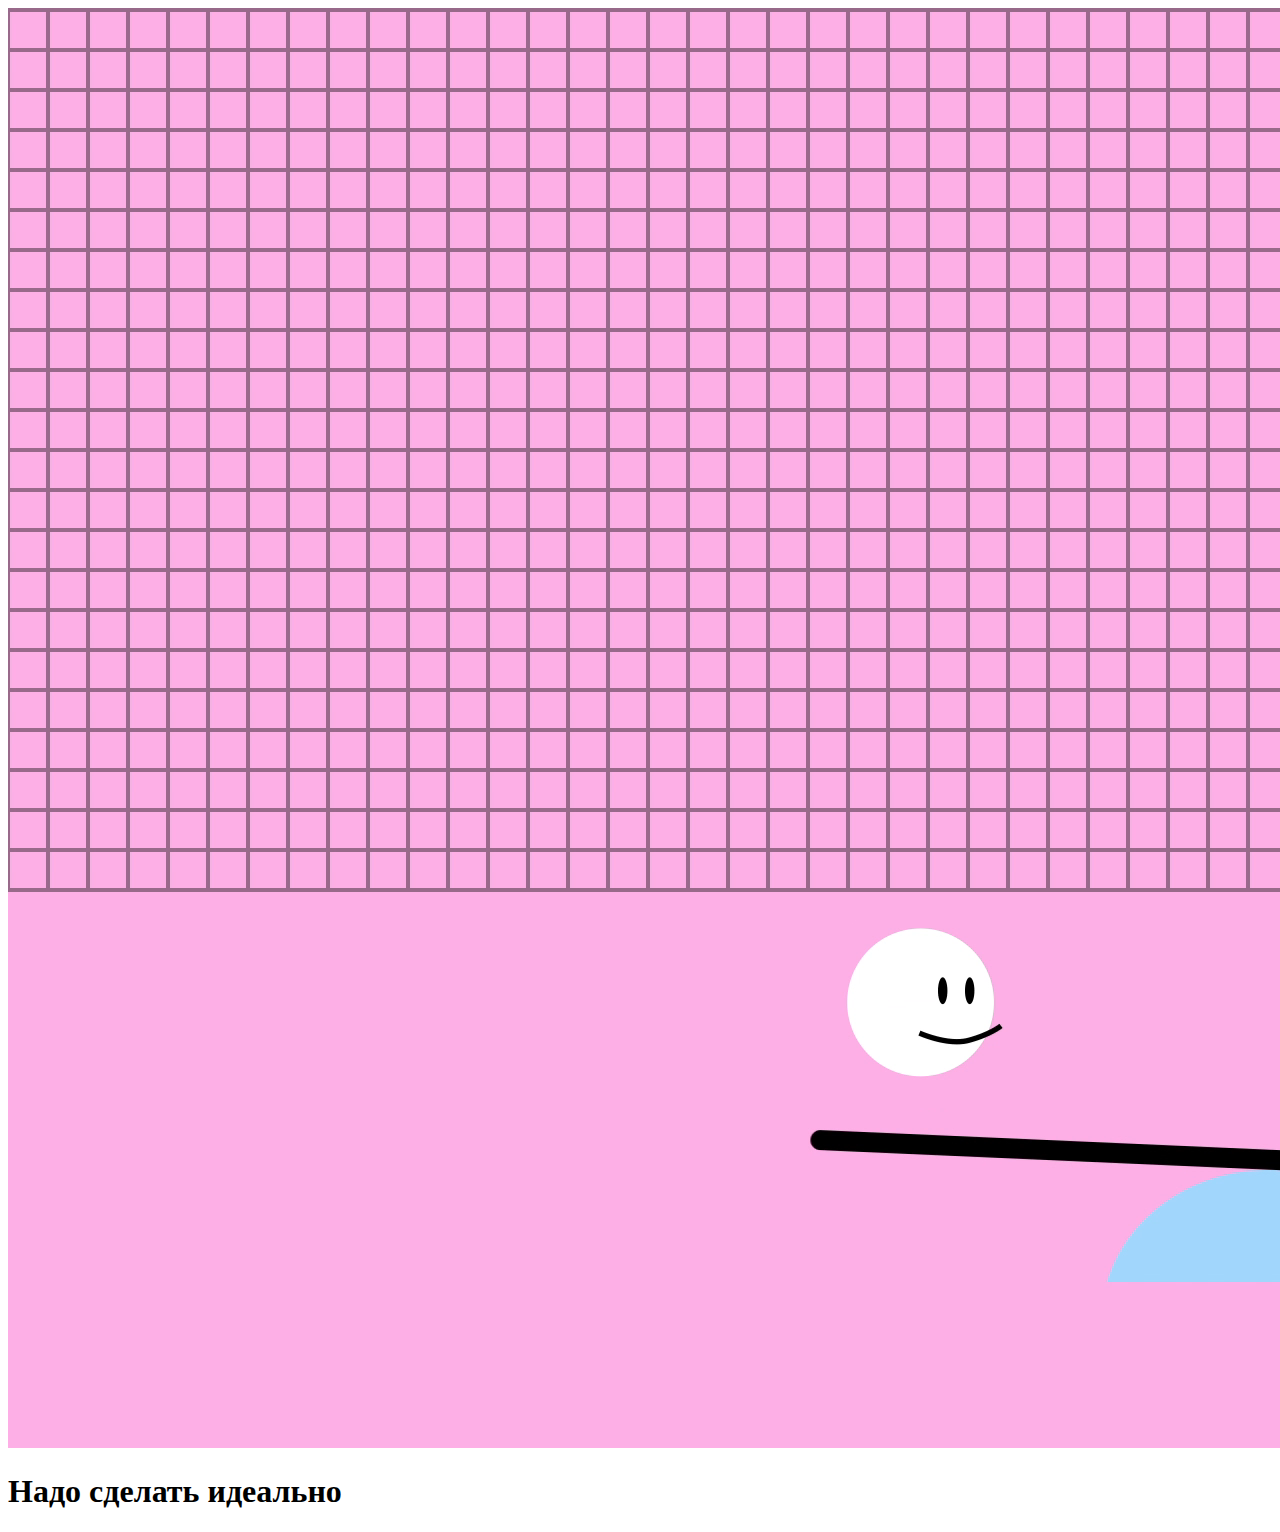
<file: nado_sdelat_idealno-main/index.html>
<!DOCTYPE html>
<html lang="ru">
<head>
  <meta charset="UTF-8">
  <meta name="viewport" content="width=device-width, initial-scale=1.0">
  <meta http-equiv="X-UA-Compatible" content="IE=edge">
  <meta name="description" content="Страница о взгляде на перфекционизм в работе и учёбе.">
  <meta property="og:title" content="Надо сделать идеально"/>
  <meta property="og:description" content="Страница о взгляде на перфекционизм в работе и учёбе."/>
  <meta property="og:url" content="https://do-your-best.top"/>
  <meta property="og:image" content="/images/og.jpg"/>
  <meta property="twitter:card" content="summary_large_image"/>
  <link rel="icon" href="/images/icon.ico" sizes="any">
  <link rel="icon" href="/images/icon.svg" type="image/svg+xml">
  <link rel="apple-touch-icon" href="/images/apple-touch-icon.png">
  <title>Надо сделать идеально</title>
  <link rel="stylesheet" href="/fonts/font.css">
  <link rel="stylesheet" href="/styles/styles.css"> 
</head>
<body class="page">
  <video class="page__video" muted loop autoplay poster="./images/poster.jpg">
    <source src="./video/cover-video.mp4" type="video/mp4" />
  </video>
  <h1 class="page__title">Надо сделать идеально</h1>
</body>
</html>
</file>
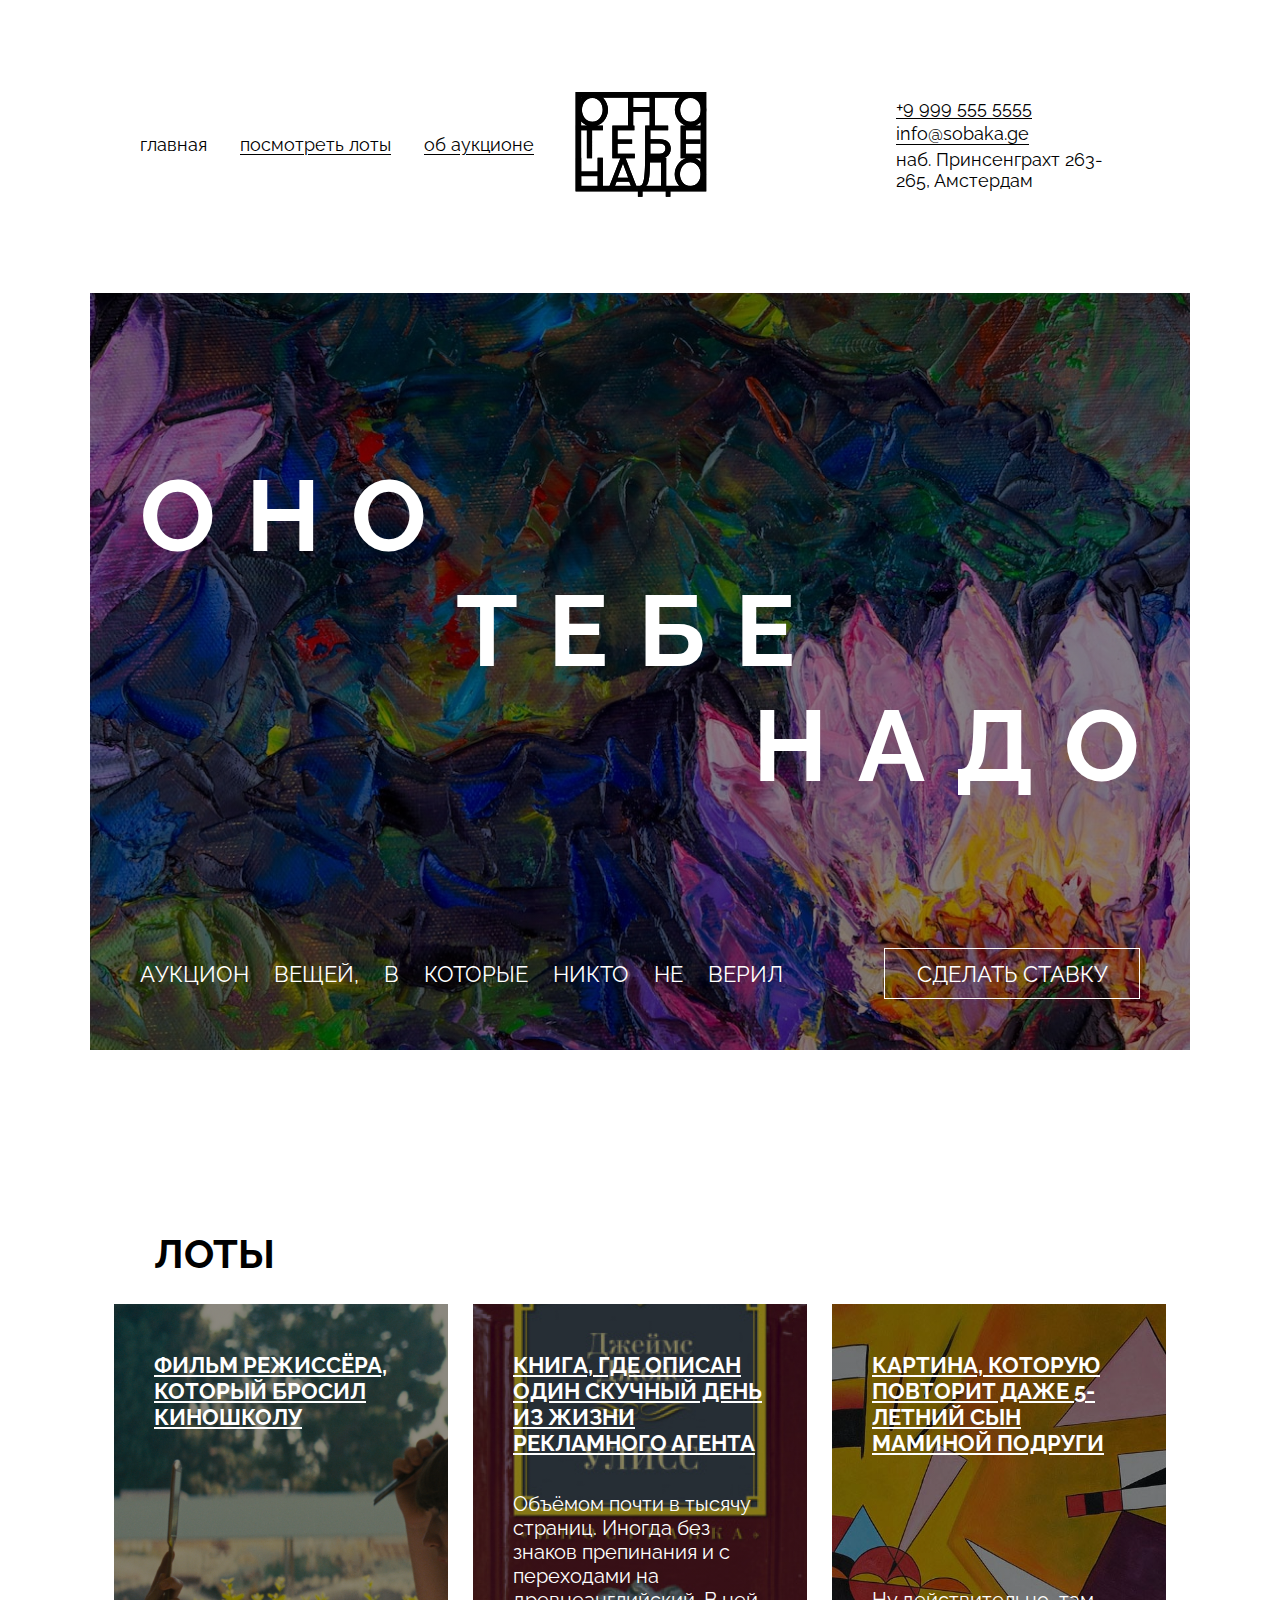
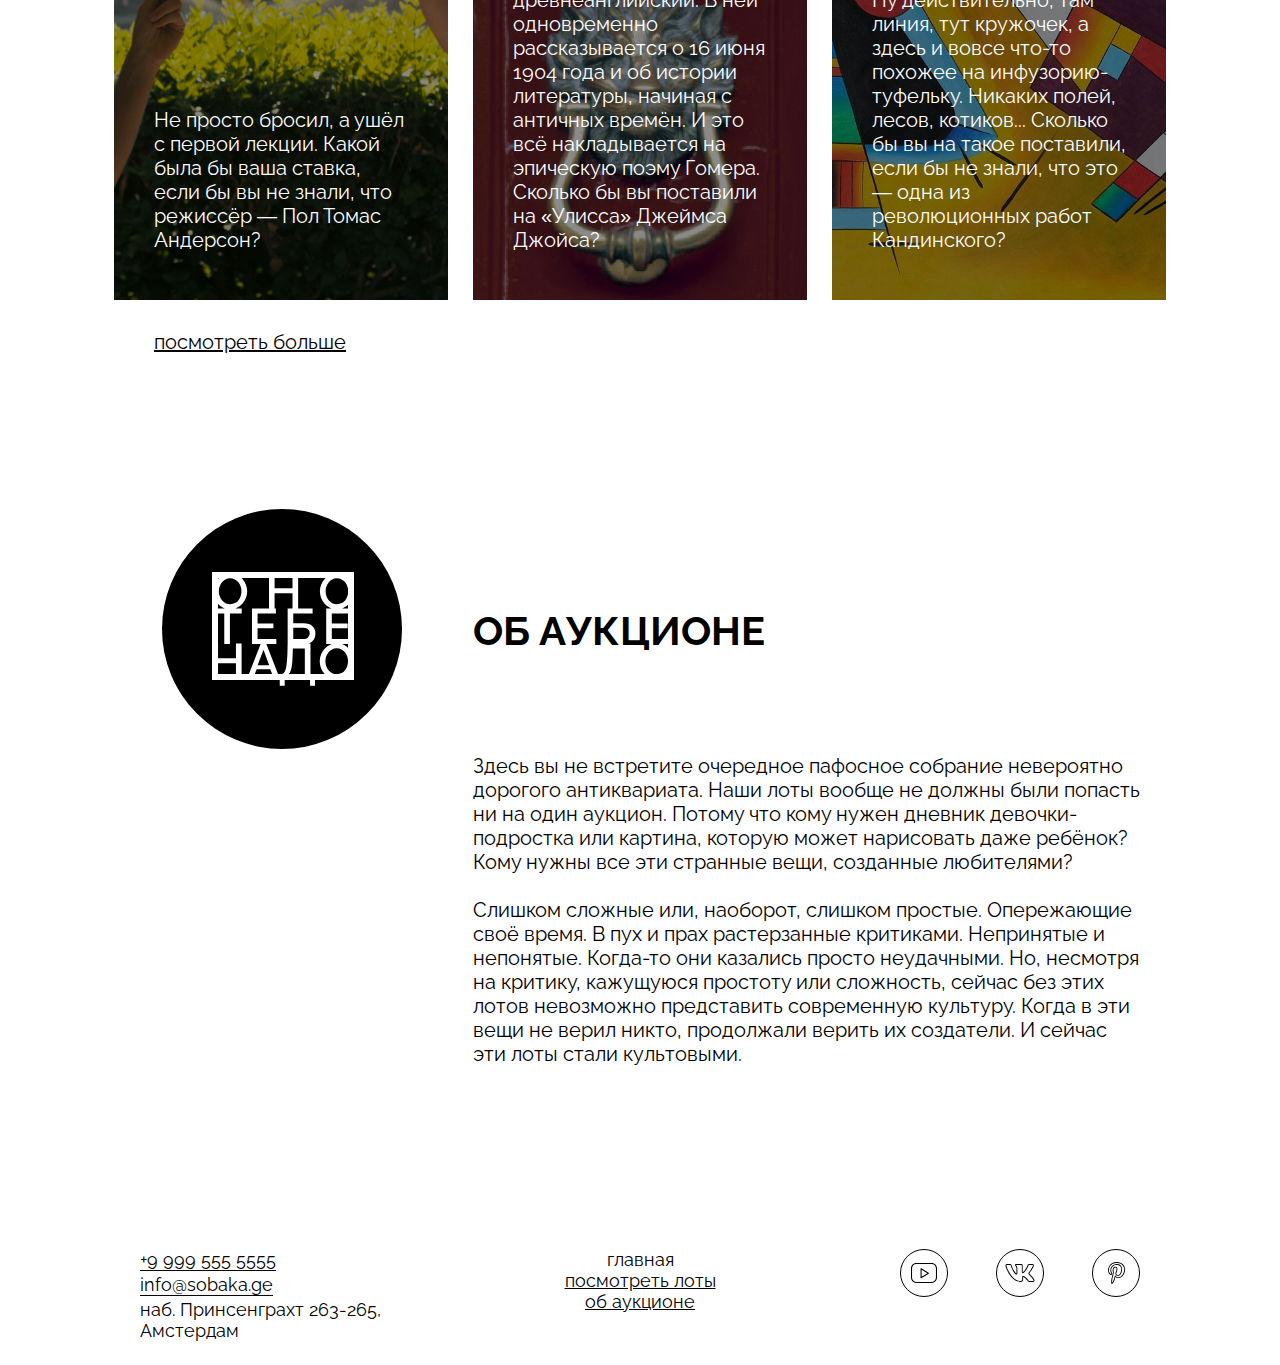
<file: ono-tebe-nado-ad/index.html>
<!DOCTYPE html>
<html lang="ru">

<head>
  <meta charset="UTF-8" />
  <meta http-equiv="X-UA-Compatible" content="IE=edge" />
  <meta name="viewport" content="width=device-width, initial-scale=1.0" />
  <link rel="stylesheet" href="./fonts/fonts.css" />
  <link rel="stylesheet" href="./styles/global.css" />
  <link rel="stylesheet" href="./styles/style.css" />
  <title>Оно тебе надо — аукцион вещей, в которые никто не верил</title>
</head>

<body>
  <header class="header">
    <nav class="header__nav">
      <ul class="header__links-list">
        <li><a href="#" class="header__link header__link-active">главная</a></li>
        <li><a href="#" class="header__link">посмотреть лоты</a></li>
        <li><a href="#" class="header__link">об аукционе</a></li>
      </ul>
    </nav>
    <a class="header_logo" href="#">
      <img class="header__logo-image" src="images/logo-black.svg" alt="Оно тебе надо" />
    </a>
    <address class="header__contacts">
      <a href="tel:+99995555555" class="header__contact">+9 999 555 5555</a>
      <a href="mailto:info@sobaka.ge" class="header__contact">info@sobaka.ge</a>
      <span class="header__contact">наб. Принсенграхт 263- <br />265, Амстердам</span>
    </address>
  </header>
  <main>
    <section class="cover cover__logo">
      <div class="cover__inner">
        <h1 class="cover__title">
          <span>ОНО</span>
          <span class="text-center">ТЕБЕ</span>
          <span class="text-end">НАДО</span>
        </h1>
        <div class="cover__description">
          <p class="cover__description-text">
            Аукцион вещей, в которые никто не верил
          </p>
          <button class="cover__description-button">Сделать ставку</button>
        </div>
      </div>
    </section>
    <section class="lots">
      <section class="lots__inner">
        <h2 class="lots__heading">Лоты</h2>
        <ul class="lots__card-list">
          <li class="lots__card-list-item">
            <a class="card__link" href="#">
              <article class="card card__type-film">
                <h3 class="card__title">
                  Фильм режиссёра, который бросил киношколу
                </h3>
                <p class="card__text">
                  Не просто бросил, а ушёл с первой лекции. Какой была бы ваша
                  ставка, если бы вы не знали, что режиссёр — Пол Томас
                  Андерсон?
                </p>
              </article>
            </a>
          </li>
          <li class="lots__card-list-item">
            <a class="card__link" href="#">
              <article class="card card__type-book">
                <h3 class="card__title">
                  Книга, где описан один скучный день из жизни рекламного
                  агента
                </h3>
                <p class="card__text">
                  Объёмом почти в тысячу страниц. Иногда без знаков препинания
                  и с переходами на древнеанглийский. В ней одновременно
                  рассказывается о 16 июня 1904 года и об истории литературы,
                  начиная с античных времён. И это всё накладывается на
                  эпическую поэму Гомера. Сколько бы вы поставили на «Улисса»
                  Джеймса Джойса?
                </p>
              </article>
            </a>
          </li>
          <li class="lots__card-list-item">
            <a class="card__link" href="#">
              <article class="card card__type-picture">
                <h3 class="card__title">
                  Картина, которую повторит даже 5-летний сын маминой подруги
                </h3>
                <p class="card__text">
                  Ну действительно, там линия, тут кружочек, а здесь и вовсе
                  что-то похожее на инфузорию-туфельку. Никаких полей, лесов,
                  котиков... Сколько бы вы на такое поставили, если бы не
                  знали, что это — одна из революционных работ Кандинского?
                </p>
              </article>
            </a>
          </li>
        </ul>
        <a class="lots__look-more-link" href="#">посмотреть больше</a>
      </section>
    </section>
    <section class="about">
      <div class="about__column-1">
        <div class="about__logo">
          <a href="#" class="about__logo-image" aria-label="Оно тебе надо"></a>
        </div>
      </div>
      <div class="about__column-2">
        <h2 class="about__title">Об аукционе</h2>
        <div class="about__text">
          <p>
            Здесь вы не встретите очередное пафосное собрание невероятно
            дорогого антиквариата. Наши лоты вообще не должны были попасть ни
            на один аукцион. Потому что кому нужен дневник девочки-подростка
            или картина, которую может нарисовать даже ребёнок? Кому нужны все
            эти странные вещи, созданные любителями?
          </p>
          <p>
            Слишком сложные или, наоборот, слишком простые. Опережающие своё
            время. В пух и прах растерзанные критиками. Непринятые и
            непонятые. Когда-то они казались просто неудачными. Но, несмотря
            на критику, кажущуюся простоту или сложность, сейчас без этих
            лотов невозможно представить современную культуру. Когда в эти
            вещи не верил никто, продолжали верить их создатели. И сейчас эти
            лоты стали культовыми.
          </p>
        </div>
      </div>
    </section>
  </main>
  <footer class="footer">
    <address class="footer__contacts">
      <a href="tel:+99995555555" class="footer__contact">+9 999 555 5555</a>
      <a href="mailto:info@sobaka.ge" class="footer__contact">info@sobaka.ge</a>
      <span class="footer__contact">наб. Принсенграхт 263-265,<br />Амстердам</span>
    </address>
    <nav class="footer__nav">
      <ul class="footer__links-list">
        <li><a href="#" class="footer__link footer__link-active">главная</a></li>
        <li><a href="#" class="footer__link">посмотреть лоты</a></li>
        <li><a href="#" class="footer__link">об аукционе</a></li>
      </ul>
    </nav>
    <section class="footer__links">
      <a href="#" class="footer__link-youtube"></a>
      <a href="#" class="footer__link-vk"></a>
      <a href="#" class="footer__link-pinterest"></a>
    </section>
  </footer>
</body>

</html>
</file>
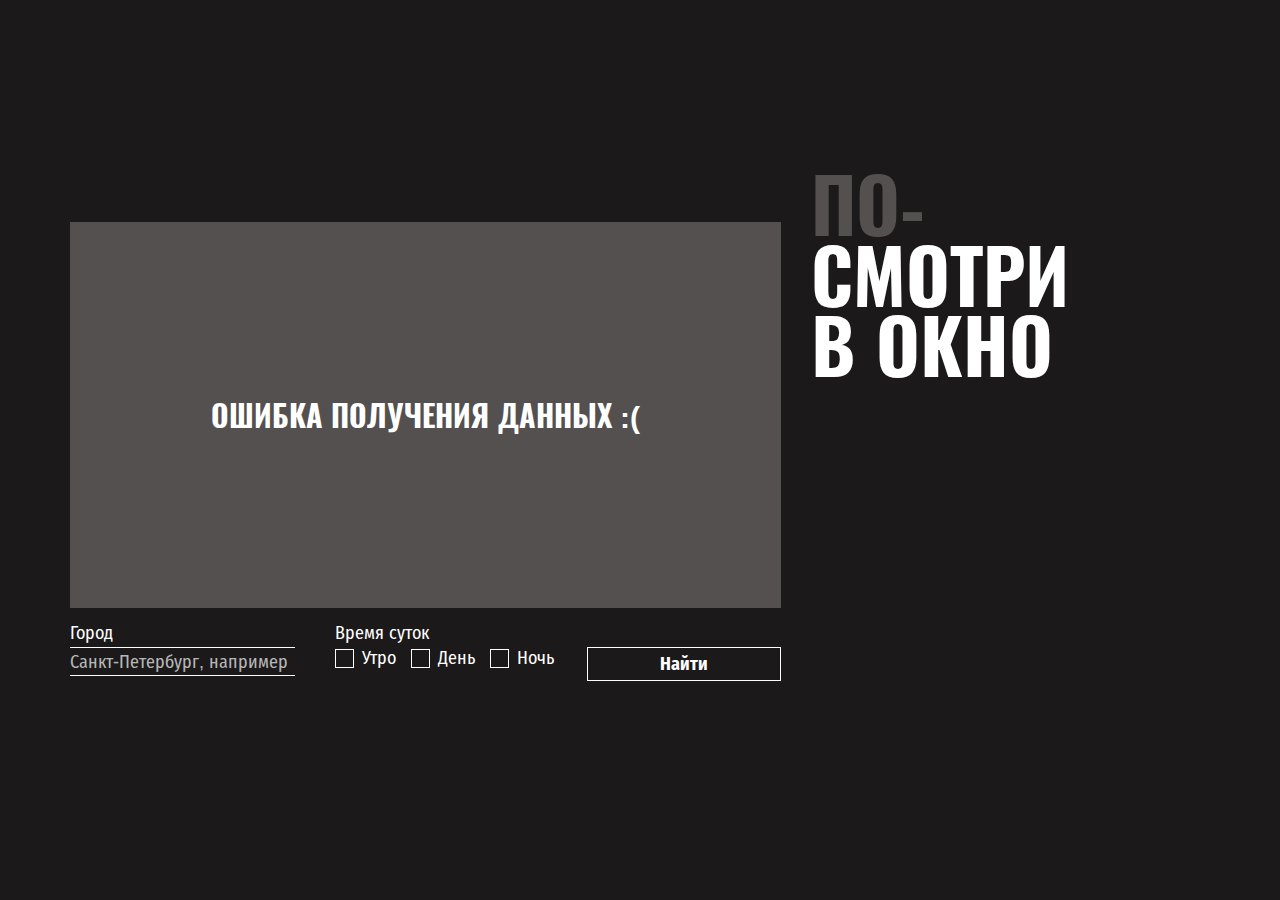
<file: posmotri-v-okno-ad/index.html>
<!DOCTYPE html>
<html lang="ru">
  <head>
    <meta charset="UTF-8" />
    <meta http-equiv="X-UA-Compatible" content="IE=edge" />
    <meta name="viewport" content="width=device-width, initial-scale=1.0" />
    <title>Посмотри в окно</title>
    <link rel="stylesheet" href="./fonts/fonts.css" />
    <link rel="stylesheet" href="./styles/style.css" />
    <link rel="stylesheet" href="./styles/preloader.css" />
    <link rel="stylesheet" href="./styles/error.css" />
  </head>

  <body class="page">
    <main class="content">
      <section class="result">
        <div class="result__video-container">
          <video src="" controls class="result__video" poster=""></video>
        </div>
        <form class="search-form">
          <fieldset class="search-form__fieldset">
            <h2 class="search-form__fieldset-title">Город</h2>
            <label class="search-form__label">
              <span class="search-form__label-text visually-hidden">Город</span>
              <input
                type="text"
                placeholder="Санкт-Петербург, например"
                name="city"
                class="search-form__textfield"
              />
            </label>
          </fieldset>
          <fieldset class="search-form__fieldset">
            <h2 class="search-form__fieldset-title">Время суток</h2>
            <div class="search-form__checkbox-list">
              <label class="search-form__label">
                <input
                  type="checkbox"
                  name="time"
                  value="morning"
                  class="search-form__checkbox visually-hidden"
                />
                <span class="search-form__pseudo-checkbox"></span>
                <span class="search-form__label-text">Утро</span>
              </label>
              <label class="search-form__label">
                <input
                  type="checkbox"
                  name="time"
                  value="afternoon"
                  class="search-form__checkbox visually-hidden"
                />
                <span class="search-form__pseudo-checkbox"></span>
                <span class="search-form__label-text">День</span>
              </label>
              <label class="search-form__label">
                <input
                  type="checkbox"
                  name="time"
                  value="night"
                  class="search-form__checkbox visually-hidden"
                />
                <span class="search-form__pseudo-checkbox"></span>
                <span class="search-form__label-text">Ночь</span>
              </label>
            </div>
          </fieldset>
          <button type="submit" class="button search-form__submit-button">
            Найти
          </button>
        </form>
      </section>
      <section class="content__details">
        <h1 class="title">
          <span class="content__accent">По-</span><br />смотри<br />в окно
        </h1>
        <div class="content__list-container">
          <ul class="content__list">
            <!-- ЗДЕСЬ ОКАЖУТСЯ ТЕМПЛЕЙТЫ КАРТОЧЕК -->
          </ul>
        </div>
      </section>
    </main>

    <!-- ТЕМПЛЕЙТЫ -->

    <template class="preloader-template">
      <div class="preloader">
        <div class="preloader-chasing-squares">
          <div class="square"></div>
          <div class="square"></div>
          <div class="square"></div>
          <div class="square"></div>
        </div>
      </div>
    </template>

    <template class="cards-list-item-template">
      <li class="content__list-item">
        <a href="#0" class="content__card-link">
          <article class="content__video-card">
            <div class="content__video-card-description-container">
              <h2 class="content__video-card-title"></h2>
              <p class="content__video-card-description"></p>
            </div>
            <img src="" alt="" class="content__video-card-thumbnail" />
          </article>
        </a>
      </li>
    </template>
    <template class="more-button-template">
      <button class="button more-button">Показать еще</button>
    </template>

    <template class="error-template">
      <div class="error">
        <h2 class="error__title">Из этого города нет видео :(</h2>
      </div>
    </template>
    <script src="./scripts/script.js"></script>
  </body>
</html>
</file>
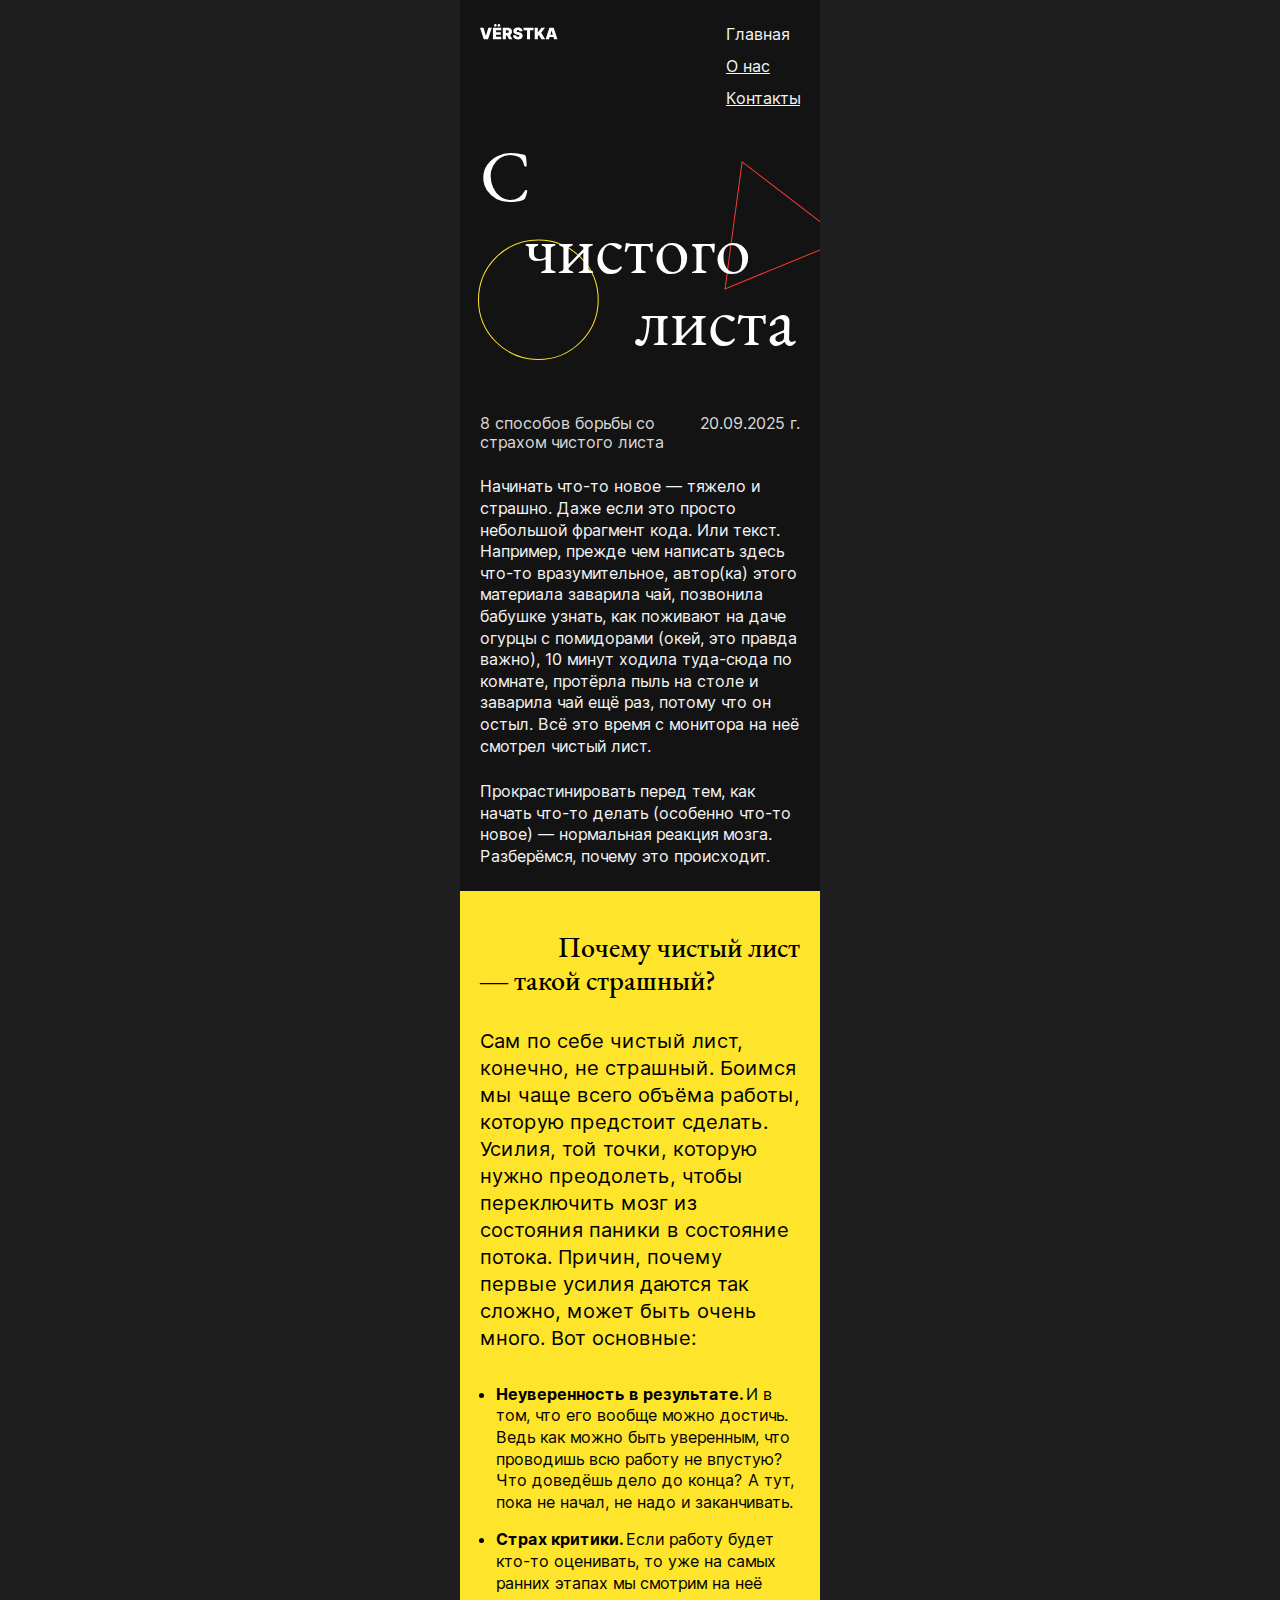
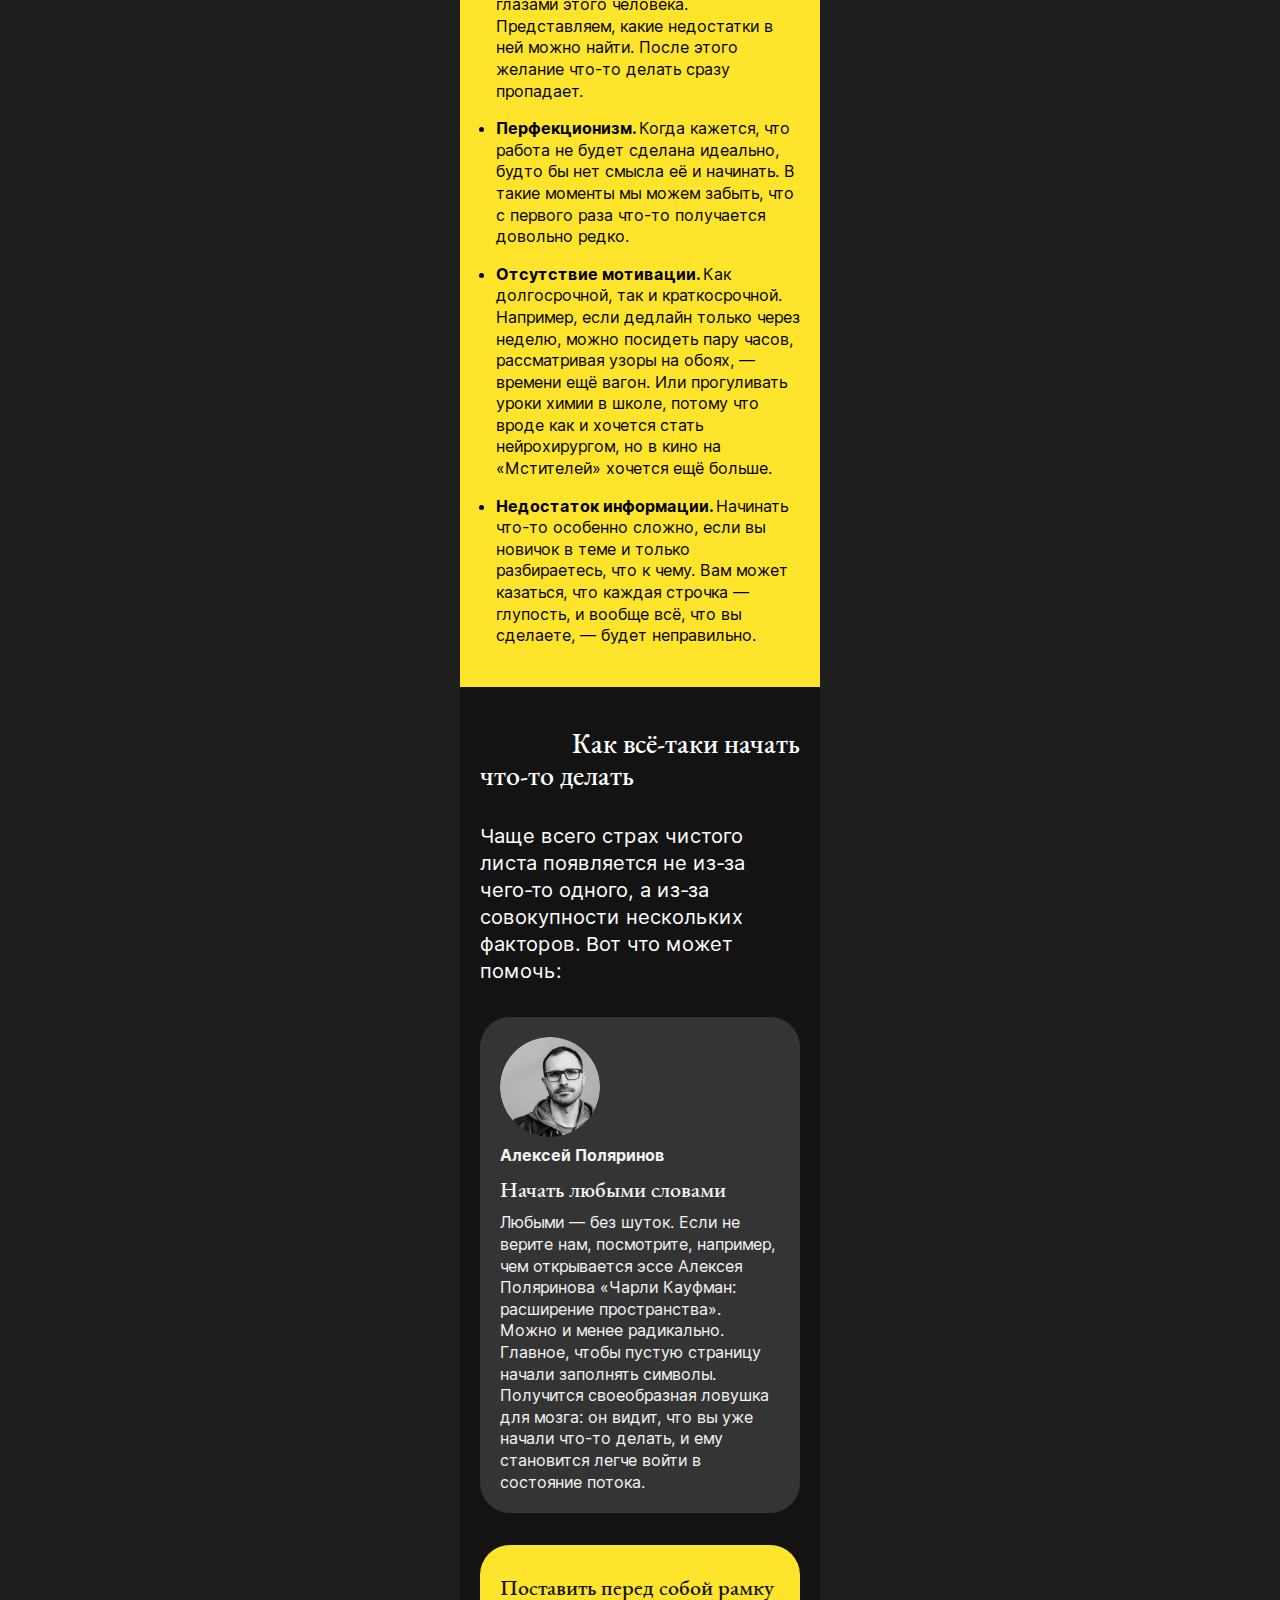
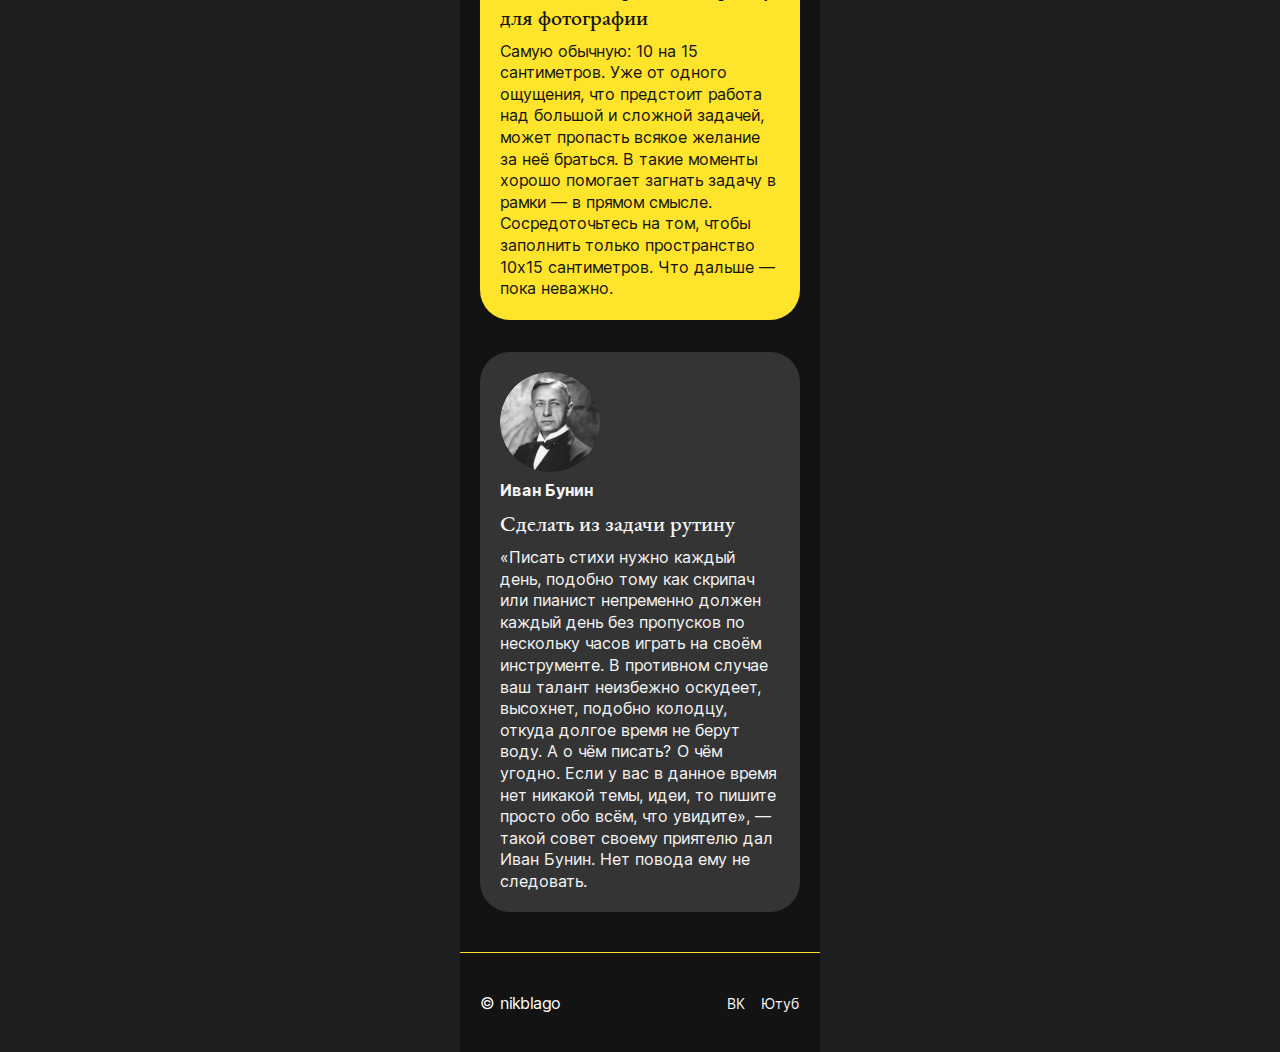
<file: s-chistogo-lista-main/index.html>
<!DOCTYPE html>
<html lang="ru">
  <head>
    <meta charset="UTF-8" />
    <meta name="viewport" content="width=device-width, initial-scale=1.0" />
    <title>С чистого листа</title>
    <link rel="stylesheet" href="./fonts/fonts.css" />
    <link rel="stylesheet" href="./styles/style.css" />
  </head>
  <body>
    <header class="header content-section content-section_theme_dark">
      <a class="header__logo">
        <img
          class="header__logo-image"
          src="./images/logo.svg"
          alt="Логотип проекта"
        />
      </a>
      <nav class="header__menu">
        <ul class="header__menu-list">
          <li class="header__menu-item header__menu-item_active">
            <a class="header__menu-link">Главная</a>
          </li>
          <li class="header__menu-item">
            <a class="header__menu-link" href="#0">О нас</a>
          </li>
          <li class="header__menu-item">
            <a class="header__menu-link" href="#0">Контакты</a>
          </li>
        </ul>
      </nav>
    </header>
    <main class="content">
      <section class="cover content-section content-section_theme_dark">
        <h1 class="cover__title">
          <span class="content-span">С</span>
          <span class="content-span text-center">чистого</span>
          <span class="content-span text-right">листа</span>
        </h1>
      </section>
      <section class="intro content-section content-section_theme_dark">
        <div class="intro__heading">
          <h2 class="intro__title">
            8 способов борьбы со страхом чистого листа
          </h2>
          <time class="intro__date" datetime="2025-09-20"> 20.09.2025 г.</time>
        </div>
        <div class="intro__main-text">
          <p>
            Начинать что-то новое — тяжело и страшно. Даже если это просто
            небольшой фрагмент кода. Или текст. Например, прежде чем написать
            здесь что-то вразумительное, автор(ка) этого материала заварила чай,
            позвонила бабушке узнать, как поживают на даче огурцы с помидорами
            (окей, это правда важно), 10 минут ходила туда-сюда по комнате,
            протёрла пыль на столе и заварила чай ещё раз, потому что он остыл.
            Всё это время с монитора на неё смотрел чистый лист.
          </p>
          <p>
            Прокрастинировать перед тем, как начать что-то делать (особенно
            что-то новое) — нормальная реакция мозга. Разберёмся, почему это
            происходит.
          </p>
        </div>
      </section>
      <section class="reasons content-section content-section_theme_bright">
        <h2 class="content-section__subtitle">
          <span class="accent-span text-right">Почему чистый лист</span>
          <span class="accent-span">— такой cтрашный?</span>
        </h2>
        <p class="content-section__introduction">
          Сам по себе чистый лист, конечно, не страшный. Боимся мы чаще всего
          объёма работы, которую предстоит сделать. Усилия, той точки, которую
          нужно преодолеть, чтобы переключить мозг из состояния паники в
          состояние потока. Причин, почему первые усилия даются так сложно,
          может быть очень много. Вот основные:
        </p>
        <ul class="content-section__list">
          <li class="content-section__list-item">
            <span class="content-section__list-accent"
              >Неуверенность в результате.
            </span>
            И в том, что его вообще можно достичь. Ведь как можно быть
            уверенным, что проводишь всю работу не впустую? Что доведёшь дело до
            конца? А тут, пока не начал, не надо и заканчивать.
          </li>
          <li class="content-section__list-item">
            <span class="content-section__list-accent">Страх критики. </span>
            Если работу будет кто-то оценивать, то уже на самых ранних этапах мы
            смотрим на неё глазами этого человека. Представляем, какие
            недостатки в ней можно найти. После этого желание что-то делать
            сразу пропадает.
          </li>
          <li class="content-section__list-item">
            <span class="content-section__list-accent">Перфекционизм. </span>
            Когда кажется, что работа не будет сделана идеально, будто бы нет
            смысла её и начинать. В такие моменты мы можем забыть, что с первого
            раза что-то получается довольно редко.
          </li>
          <li class="content-section__list-item">
            <span class="content-section__list-accent"
              >Отсутствие мотивации.
            </span>
            Как долгосрочной, так и краткосрочной. Например, если дедлайн только
            через неделю, можно посидеть пару часов, рассматривая узоры на
            обоях, — времени ещё вагон. Или прогуливать уроки химии в школе,
            потому что вроде как и хочется стать нейрохирургом, но в кино на
            «Мстителей» хочется ещё больше.
          </li>
          <li class="content-section__list-item">
            <span class="content-section__list-accent"
              >Недостаток информации.
            </span>
            Начинать что-то особенно сложно, если вы новичок в теме и только
            разбираетесь, что к чему. Вам может казаться, что каждая строчка —
            глупость, и вообще всё, что вы сделаете, — будет неправильно.
          </li>
        </ul>
      </section>
      <section class="how-to content-section content-section_theme_dark">
        <h2 class="content-section__subtitle">
          <span class="accent-span text-right">Как всё-таки начать</span>
          <span class="accent-span">что-то делать</span>
        </h2>
        <p class="content-section__introduction">
          Чаще всего страх чистого листа появляется не из-за чего-то одного, а
          из-за совокупности нескольких факторов. Вот что может помочь:
        </p>
        <ul class="cards-list">
          <li>
            <article class="card card_theme_dark">
              <div class="card__author">
                <img
                  src="./images/polyarinov.png"
                  alt="Алексей Поляринов"
                  class="card__author-photo"
                />
                <p class="card__author-name">Алексей Поляринов</p>
              </div>
              <div class="card__content">
                <h3 class="card__title">Начать любыми словами</h3>
                <div class="card__text">
                  <p>
                    Любыми — без шуток. Если не верите нам, посмотрите,
                    например, чем открывается эссе Алексея Поляринова «Чарли
                    Кауфман: расширение пространства». Можно и менее радикально.
                    Главное, чтобы пустую страницу начали заполнять символы.
                    Получится своеобразная ловушка для мозга: он видит, что вы
                    уже начали что-то делать, и ему становится легче войти в
                    состояние потока.
                  </p>
                </div>
              </div>
            </article>
          </li>
          <li>
            <article class="card card_theme_bright">
              <div class="card__content">
                <h3 class="card__title">
                  Поставить перед собой рамку для фотографии
                </h3>
                <div class="card__text">
                  <p>
                    Самую обычную: 10 на 15 сантиметров. Уже от одного ощущения,
                    что предстоит работа над большой и сложной задачей, может
                    пропасть всякое желание за неё браться. В такие моменты
                    хорошо помогает загнать задачу в рамки — в прямом смысле.
                    Сосредоточьтесь на том, чтобы заполнить только пространство
                    10х15 сантиметров. Что дальше — пока неважно.
                  </p>
                </div>
              </div>
            </article>
          </li>
          <li>
            <article class="card card_theme_dark">
              <div class="card__author">
                <img
                  src="./images/bunin.png"
                  alt="Иван Бунин"
                  class="card__author-photo"
                />
                <p class="card__author-name">Иван Бунин</p>
              </div>
              <div class="card__content">
                <h3 class="card__title">Сделать из задачи рутину</h3>
                <div class="card__text">
                  <p>
                    «Писать стихи нужно каждый день, подобно тому как скрипач
                    или пианист непременно должен каждый день без пропусков по
                    нескольку часов играть на своём инструменте. В противном
                    случае ваш талант неизбежно оскудеет, высохнет, подобно
                    колодцу, откуда долгое время не берут воду. А о чём писать?
                    О чём угодно. Если у вас в данное время нет никакой темы,
                    идеи, то пишите просто обо всём, что увидите», — такой совет
                    своему приятелю дал Иван Бунин. Нет повода ему не следовать.
                  </p>
                </div>
              </div>
            </article>
          </li>
        </ul>
      </section>
    </main>
    <footer class="footer content-section content-section_theme_dark">
      <p class="footer__copy">© nikblago</p>
      <ul class="footer__links">
        <li>
          <a href="#">ВК</a>
        </li>
        <li>
          <a href="#">Ютуб</a>
        </li>
      </ul>
    </footer>
  </body>
</html>
</file>
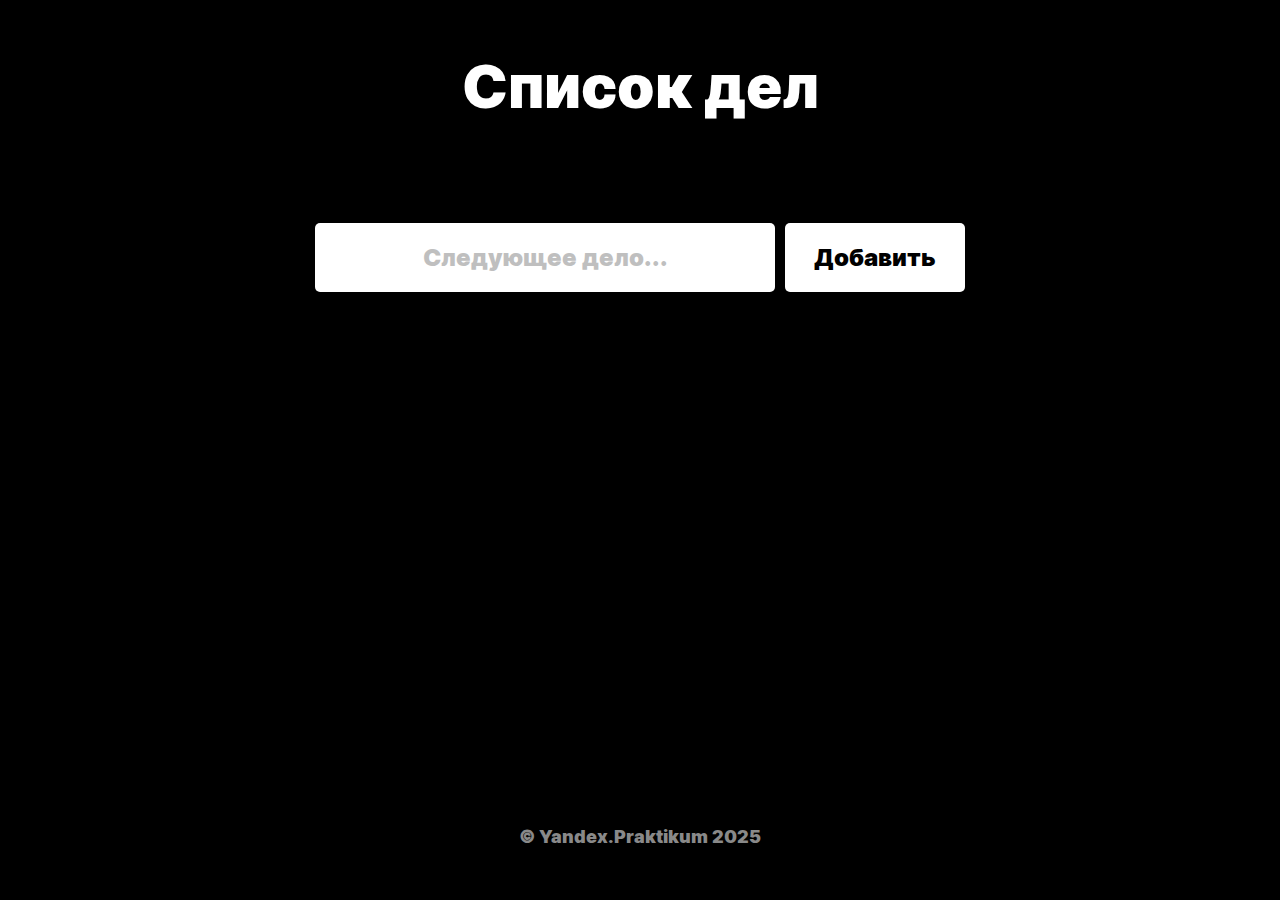
<file: to-do-pre-main/index.html>
<!DOCTYPE html>
<html lang="ru">
  <head>
    <meta charset="UTF-8" />
    <meta name="viewport" content="width=device-width, initial-scale=1.0" />
    <link rel="stylesheet" href="./index.css" />
    <title>Сервис To-Do</title>
  </head>
  <body class="body">
    <main class="main">
      <section class="to-do">
        <h1 class="to-do__title">Список дел</h1>
        <form class="to-do__form">
          <input
            class="to-do__input"
            name="task"
            placeholder="Следующее дело..."
          />
          <button class="to-do__submit">Добавить</button>
        </form>
        <ul class="to-do__list"></ul>
      </section>
    </main>

    <footer class="footer">© Yandex.Praktikum 2025</footer>

    <template id="to-do__item-template">
      <li class="to-do__item">
        <span class="to-do__item-text"></span>
        <button class="to-do__item-button to-do__item-button_type_edit" aria-label="Редактировать"></button>
        <button class="to-do__item-button to-do__item-button_type_duplicate" aria-label="Копировать"></button>
        <button class="to-do__item-button to-do__item-button_type_delete" aria-label="Удалить"></button>
      </li>
    </template>

    <script src="index.js" defer></script>
  </body>
</html>
</file>
<file: fonts/font.css>
@font-face {
  font-family: Raleway;
  src: 
    url(./Raleway-Regular.woff) format('woff'),
    url(./Raleway-Regular.woff2) format('woff2');
  font-weight: normal;
  font-display: swap;
}
@font-face {
  font-family: Raleway;
  src: 
    url(./Raleway-ExtraBold.woff) format('woff'),
    url(./Raleway-ExtraBold.woff2) format('woff2');
  font-weight: bold;
  font-display: swap;
}
</file>
<file: styles/styles.css>
*,
*::before,
*::after {
  box-sizing: border-box;
}
</file>
<file: ono-tebe-nado-ad/fonts/fonts.css>
@font-face {
  font-family: Raleway;
  src:
    url(./Raleway-Regular.woff2) format('woff2'),
    url(./Raleway-Regular.woff) format('woff');
  font-weight: normal;
  font-display: swap;
}

@font-face {
  font-family: Raleway;
  src:
    url(./Raleway-Bold.woff2) format('woff2'),
    url(./Raleway-Bold.woff) format('woff');
  font-weight: bold;
  font-display: swap;
}
</file>
<file: ono-tebe-nado-ad/styles/global.css>
*,
*::before,
*::after {
  box-sizing: border-box;
}

body {
  width: 1100px;
  margin: 0 auto;
  font-family: Raleway, sans-serif;
}

h1,
h2,
h3,
h4,
h5,
h6,
p,
ul,
ol,
li,
blockquote {
  margin: 0;
  padding: 0;
}

a {
  color: inherit;
}

img {
  width: 100%;
}

button {
  font: inherit;
}
</file>
<file: ono-tebe-nado-ad/styles/style.css>
/* HEADER START */

.header {
  display: grid;
  grid-template-columns: 1fr min-content 1fr;
  align-items: center;
  margin: 0 auto;
  padding: 92px 50px 96px 50px;
  font-size: 18px;
}

.header__links-list {
  display: flex;
  gap: 33px;
  text-underline-offset: 3px;
  list-style: none;
}

.header__link-active {
  text-decoration: none;
  cursor: default;
}

.header__logo-image {
  display: block;
  justify-self: center;
  width: 148px;
  height: 105px;
  background: url("../images/logo-black.svg") center/contain no-repeat;
}

.header__contacts {
  display: flex;
  flex-direction: column;
  justify-self: end;
  gap: 4px;
  margin-right: 37px;
  font-style: normal;
  line-height: 1.22;
  text-align: left;
}

.header__contact {
  text-underline-offset: 4px;
}

/* HEADER END*/

/* MAIN START */

/* COVER START */

.cover__logo {
  height: 757px;
  color: #fff;
  background: linear-gradient(rgba(0, 0, 0, 0.45), rgba(0, 0, 0, 0.45)),
    url("../images/cover.jpg") center/cover no-repeat;
}

.cover__inner {
  display: flex;
  flex-direction: column;
  margin: 0 auto;
  padding: 165px 50px 0px 50px;
}

.cover__title {
  display: flex;
  flex-direction: column;
  font-weight: bold;
  font-size: 100px;
  line-height: 1.15;
  letter-spacing: 0.3em;

  text-transform: uppercase;
}

.cover__title span {
  display: block;
  width: 100%;
}

.text-center {
  text-align: center;
}

.text-end {
  position: relative;
  right: -0.3em;
  text-align: right;
}

.cover__description {
  display: flex;
  justify-content: space-between;
  align-items: center;
  margin-top: 145px;
  word-spacing: 19px;
}

.cover__description-text {
  font-family: "Raleway", sans-serif;
  font-size: 22px;
  text-transform: uppercase;
}

.cover__description-button {
  width: 256px;
  height: 51px;
  border: 1px solid #fff;
  color: #fff;
  font-weight: 500;
  font-size: 22px;
  text-transform: uppercase;
  background: transparent;
  cursor: pointer;

}

.cover__description-button:hover {
  scale: 1.08;
}

/* COVER END */

/* LOTS START */

.lots {
  color: #000;
}

.lots__inner {
  margin: 180px auto 0;
  padding: 0 24px;
}

.lots__heading {
  margin: 0 0 27px 40px;
  color: #000;
  font-size: 40px;
  text-transform: uppercase;
}

.lots__card-list {
  display: grid;
  grid-template-columns: 1fr 1fr 1fr;
  gap: 25px;
  margin: 0 0 30px;
  list-style: none;
}

.lots__card-list-item {
  height: 596px;
}

.card__link {
  display: block;
  height: 100%;
  color: #fff;
  text-decoration: none;
}

.card {
  position: relative;
  display: flex;
  flex-direction: column;
  justify-content: space-between;
  height: 100%;
  padding: 48px 40px;
  overflow: hidden;
  background-repeat: no-repeat;

  background-position: center;
  background-size: cover;
}

.card__title {
  color: #fff;
  font-size: 22px;
  text-decoration: underline;
  text-transform: uppercase;
}

.card__text {
  color: #fff;
  font-weight: 400;
  font-size: 20px;
  line-height: 1.2;
}

.card__type-film {
  background: 
    linear-gradient(rgba(0, 0, 0, 0.45), rgba(0, 0, 0, 0.45)),
    url("../images/card-lot-01.jpg") center/cover no-repeat;
}

.card__type-book {
  background: 
    linear-gradient(rgba(0, 0, 0, 0.45), rgba(0, 0, 0, 0.45)),
    url("../images/card-lot-02.jpg") center/cover no-repeat;
}

.card__type-picture {
  background: 
    linear-gradient(rgba(0, 0, 0, 0.45), rgba(0, 0, 0, 0.45)),
    url("../images/card-lot-03.jpg") center/cover no-repeat;
}

.lots__look-more-link {
  margin-left: 40px;
  font-size: 20px;
}

/* LOTS END */

/* ABOUT START */

.about {
  display: grid;
  grid-template-columns: 240px 1fr;
  align-items: start;
  gap: 95px;
  margin: 120px 24px 0;
  padding: 0 24px;
}

.about__column-1 {
  justify-self: center;
}

.about__logo {
  display: flex;
  justify-content: center;
  align-items: center;
  width: 240px;
  height: 240px;
  margin-top: 35px;
  margin-left: 47px;
  border-radius: 50%;
  background: #000;
}

.about__logo-image {
  display: block;
  justify-self: center;
  width: 148px;
  height: 114px;
  background: url("../images/logo-white.svg") center/contain no-repeat;
}

.about__title {
  margin: 133px 0 24px;
  margin-bottom: 100px;
  font-size: 40px;
  text-transform: uppercase;
}

.about__text {
  font-size: 20px;
}

p + p {
  margin-top: 24px;
}

/* ABOUT END */

/* MAIN END */

/* FOOTER START */
.footer {
  display: grid;
  grid-template-columns: 1fr min-content 1fr;
  align-items: start;
  gap: 20px;
  margin: 183px auto 0;
  padding: 0 50px 24px 50px;
  font-size: 18px;
}

.footer__contacts {
  display: flex;
  flex-direction: column;
  gap: 4px;
  font-style: normal;
  text-underline-offset: 4px;
}

.footer__links-list {
  display: flex;
  flex-direction: column;
  text-align: center;
  list-style: none;
  text-wrap: nowrap;
}

.footer__link-active {
  text-decoration: none;
  cursor: default;
}

.footer__links {
  display: flex;
  justify-self: end;
  gap: 48px;
}

.footer__link-youtube, 
.footer__link-vk, 
.footer__link-pinterest {
  width: 48px;
  height: 48px;
}

.footer__link-youtube {
  background-image: url("../images/yt.svg");
}

.footer__link-vk {
  background-image: url("../images/vk.svg");
}

.footer__link-pinterest {
  background-image: url("../images/pinterest.svg");
}

/* FOOTER END */
</file>
<file: posmotri-v-okno-ad/fonts/fonts.css>
@font-face {
  font-family: Oswald;
  src: url(./Oswald-Bold.woff2) format('woff2'), url(./Oswald-Bold.woff) format('woff');
  font-weight: 700;
  font-style: normal;
}

@font-face {
  font-family: 'Fira Sans Condensed';
  src: url(./FiraSansCondensed-Regular.woff2) format('woff2'), url(./FiraSansCondensed-Regular.woff) format('woff');
  font-weight: 400;
  font-style: normal;
}

@font-face {
  font-family: 'Fira Sans Condensed';
  src: url(./FiraSansCondensed-Bold.woff2) format('woff2'), url(./FiraSansCondensed-Bold.woff) format('woff');
  font-weight: 700;
  font-style: normal;
}
</file>
<file: posmotri-v-okno-ad/styles/style.css>
*,
*::before,
*::after {
  box-sizing: border-box;
}

html {
  block-size: 100%;
}

.page {
  display: flex;
  align-items: flex-start;
  justify-content: center;
  margin: 0;
  color: #fff;
  font-family: "Fira Sans Condensed", sans-serif;
  font-size: 18px;
  background-color: #1b1919;
  min-height: 100vh;
}

h1,
h2,
h3,
h4,
p,
ul,
ol,
li,
blockquote,
fieldset {
  margin: 0;
  padding: 0;
}

ul,
ol {
  list-style: none;
}

.content {
  display: grid;
  grid-template-columns: 711px 399px;
  column-gap: 30px;
  align-items: start;
  margin: auto;
  width: 1140px;
  min-height: 534px;
}

.result {
  align-self: center;
}

.result__video-container {
  position:relative;
  width: 711px;
  height: 386px;
  margin-bottom: 16px;
}

.result__video {
  width: 100%;
  height: 100%;
  object-fit: cover;
}

.content__list {
  display: flex;
  flex-direction: column;
  gap: 30px;
}

.search-form {
  display: grid;
  grid-template-columns: 225px 212px 194px;
  gap: 40px;
  margin-top: 16px;
  align-items: end;
  height: 54px;
}

.search-form__fieldset {
  align-self: flex-start;
  margin-bottom: 5px;
}

.search-form__checkbox-list {
  display: flex;
  justify-content: space-around;
  gap: 15px;
}

.content__details {
  display: grid;
  grid-template-rows: auto 1fr auto;

  row-gap: 26px;
  align-self: stretch;
  height: 100%;
  font-family: "Oswald", sans-serif;
}
.title {
  height: 210px;
}

.content__list-container {
  height: 298px;
  overflow: auto;
}

.content__video-card {
  display: flex;
  justify-content: space-between;
  gap: 5px;
  margin: 2px;
  border-radius: 0px;
}

.content__video-card-description-container:active {
  background-color: #545050;
  outline: none;
}

.content__video-card:focus-visible {
  outline-offset: 1px;
  outline: 1px solid #fff;
}

.content__video-card-thumbnail {
  width: 194px;
  height: 103px;
  object-fit: cover;
  object-position: center;
  flex-shrink: 0;
}

.content__video-card-description-container {
  flex-grow: 1;
  min-width: 0;
}

.search-form__fieldset-title {
  font-size: 18px;
  font-weight: 400;
  line-height: 1;
  margin-bottom: 5px;
}

.title {
  font-weight: 700;
  font-size: 75px;
  line-height: 0.94;
  text-transform: uppercase;
}

.content__accent {
  color: #545050;
}

.content__card-link {
  color: #fff;
  text-decoration: none;
}

.content__video-card-title {
  text-transform: uppercase;
  font-size: 30px;
  white-space: nowrap;
  overflow: hidden;
  text-overflow: ellipsis;
}

.content__video-card-description {
  font-family: "Fira Sans Condensed", sans-serif;
  font-size: 18px;
  font-weight: 400;
}

.button {
  border: 1px solid #fff;
  box-sizing: border-box;
  background-color: transparent;
  color: #fff;
  align-content: center;
  height: 34px;
  font-family: "Fira Sans Condensed", sans-serif;
  font-size: 18px;
  font-weight: 700;
}

.search-form__submit-button {
  width: 194px;
  align-self: end;
}

.more-button {
  margin-top: 30px;
  width: 100%;
}

.content__card-link:hover {
  cursor: pointer;
  text-decoration: underline;
}

.button:hover {
  cursor: pointer;
  text-decoration: underline;
}

.button:active {
  background-color: #545050;
}
.button:focus-visible {
  outline-offset: 1px;
  outline: 1px solid #fff;
}

.search-form {
  align-items: end;
}

.search-form__label {
  display: inline-flex;
  align-items: center;
  gap: 8px;
  cursor: pointer;
}

.search-form__pseudo-checkbox {
  position: relative;
  inline-size: 19px;
  block-size: 19px;
  border: 1px solid #fff;
  flex: 0 0 19px;
}

.search-form__checkbox:checked + .search-form__pseudo-checkbox::after {
  content: "";
  position: absolute;
  inset: 1px; /* оставляем как ты хочешь */
  background-color: #fff; /* заливка */
  box-sizing: border-box;
}

.search-form__fieldset {
  border: none;
}

.search-form__textfield {
  border: none;
  background-color: transparent;
  width: 225px;
  border-top: 1px solid #fff;
  border-bottom: 1px solid #fff;
  font-size: 18px;
  padding: 2.5px 0;
  color: #fff;
  font-family: "Fira Sans Condensed", sans-serif;
}

.search-form__textfield::placeholder {
  color: rgb(255 255 255 / 0.7);
  font-family: "Fira Sans Condensed", sans-serif;
}

.visually-hidden {
  position: absolute;
  inline-size: 1px;
  block-size: 1px;
  overflow: hidden;
  clip: rect(0 0 0 0);
  clip-path: inset(50%);
  white-space: nowrap;
}

/* Кастомный скроллбар */
.custom-scrollbar::-webkit-scrollbar {
  width: 4px;
}

.custom-scrollbar::-webkit-scrollbar-track {
  background: rgb(217 217 217 / 10%);
}

.custom-scrollbar::-webkit-scrollbar-thumb {
  background-color: #d9d9d9;
}
</file>
<file: posmotri-v-okno-ad/styles/preloader.css>
.preloader {
  position: absolute;
  inset: 0;
  display: flex;
  justify-content: center;
  align-items: center;
  background: #545050;
}

.preloader-chasing-squares {
  width: 50px;
  height: 50px;
  line-height: 19px;
}

.preloader-chasing-squares .square {
  display: inline-block;
  width: 15px;
  height: 15px;
  opacity: 1;
  background: #fff;
  animation: focusfade 2.8s infinite;
}

.preloader-chasing-squares .square:nth-child(2) {
  animation-delay: 0.7s;
}

.preloader-chasing-squares .square:nth-child(3) {
  animation-delay: 2.1s;
}

.preloader-chasing-squares .square:nth-child(4) {
  animation-delay: 1.4s;
}

@keyframes focusfade {
  0% {
    opacity: 0.7;
  }

  30% {
    opacity: 0.7;
  }

  60% {
    opacity: 0;
  }

  75% {
    opacity: 0;
  }

  100% {
    opacity: 0.7;
  }
}
</file>
<file: posmotri-v-okno-ad/styles/error.css>
.error {
  position: absolute;
  inset: 0;
  display: flex;
  justify-content: center;
  align-items: center;
  background-color: #545050;
  z-index: 10;
}

.error__title {
  color: #fff;
  font-family: Oswald, sans-serif;
  font-size: 30px;
  text-align: center;
  text-transform: uppercase;
}
</file>
<file: s-chistogo-lista-main/fonts/fonts.css>
@font-face {
  font-family: "EB Garamond";
  src: 
    url(./ebgaramondmedium.ttf), 
    url(./ebgaramondmedium.woff), 
    url(./ebgaramondmedium.woff2);
  font-weight: 500;
  font-display: swap;
}

@font-face {
  font-family: "EB Garamond";
  src: 
    url(./ebgaramondregular.ttf), 
    url(./ebgaramondregular.woff),
    url(./ebgaramondregular.woff2);
  font-weight: 400;
  font-display: swap;
}

@font-face {
  font-family: "Inter";
  src: 
    url(./interregular.ttf), 
    url(./interregular.woff),
    url(./interregular.woff2);
  font-weight: 400;
  font-display: swap;
}

@font-face {
  font-family: "Inter";
  src: 
    url(./interbold.ttf), 
    url(./interbold.woff), 
    url(./interbold.woff2);
  font-weight: 700;
  font-display: swap;
}
</file>
<file: s-chistogo-lista-main/styles/style.css>
* {
  box-sizing: border-box;
  margin: 0;
  padding: 0;
}

body {
  background-color: #1e1e1e;
  font-family: "Inter", sans-serif;
  font-weight: 400px;
}

.content-section {
  width: 100%;
  max-width: 360px;
  min-height: 100px;
  margin: auto;
}

.content-section_theme_dark {
  color: white;
  background-color: #131313;
}

.content-section_theme_bright {
  color: #131313;
  background-color: #fee42a;
}

.header {
  display: flex;
  justify-content: space-between;
  align-items: flex-start;
  padding: 24px 20px;
}

.header__logo {
  display: block;
  width: 78px;
}
.header__logo-image {
  width: 100%;
}

.header__menu {
  display: flex;
  flex-direction: row;
  align-items: flex-start;
}

.header__menu-list {
  display: flex;
  flex-direction: column;
  gap: 12px;
  list-style: none;
}

.header__menu-link {
  font-size: 16px;
  line-height: 19px;
  color: #f5f5f5;
}

.header__menu-item_active .header__menu-link {
  text-decoration: none;
}

.cover {
  padding: 7px 24px 35px 20px;
  background-image: url(../images/cover.svg);
  background-repeat: no-repeat;
  background-position: right center;
  background-size: 95% auto;
}

.cover__title {
  width: 100%;
  color: #fff;
  font-family: "EB Garamond", serif;
  font-weight: 400;
  font-size: 72px;
  line-height: 1;
}

.content-span {
  display: block;
}

.text-center {
  text-align: center;
}

.text-right {
  text-align: right;
}
.intro {
  padding: 24px 20px;
}

.intro__heading {
  display: flex;
  justify-content: space-between;
  gap: 22px;
  color: #d9d9d9;
  font-size: 16px;
}

.intro__title {
  font-weight: 400;
  line-height: 1.2;
  font-size: 16px;
}

.intro__date {
  font-size: 16px;
  font-weight: 400;
  line-height: 1.2;
  white-space: nowrap;
}

.intro__main-text {
  display: flex;
  flex-direction: column;
  gap: 24px;
  color: #f5f5f5;
  margin-top: 24px;
  font-size: 16px;
  line-height: 1.35;
}

.accent-span {
  display: block;
}

.reasons {
  padding: 40px 20px;
  color: #000;
}

.content-section__subtitle {
  width: 100%;
  font-family: "EB Garamond", serif;
  font-weight: 500;
  font-size: 28px;
  line-height: 1.15;
  margin-bottom: 32px;
}

.content-section__introduction {
  font-family: "Inter", serif;
  margin: 0 0 32px;
  font-weight: 400;
  font-size: 20px;
  line-height: 1.35;
}

.content-section__list {
  display: flex;
  flex-direction: column;
  gap: 16px;
  font-size: 16px;
  padding: 0 0 0 16px;
  line-height: 1.35;
}

.content-section__list-accent {
  font-weight: 700;
}
.how-to {
  padding: 40px 20px;
}

.card {
  padding: 20px;
  border-radius: 30px;
}

.cards-list {
  display: flex;
  flex-direction: column;
  gap: 32px;
  list-style: none;
}

.card__author-photo {
  display: block;
  width: 100px;
  border-radius: 50%;
}

.card__author-name {
  font-size: 16px;
  font-family: "Inter";
  font-weight: 700;
  line-height: 1.35;
  margin: 8px 0 0;
}
.card__content {
  display: flex;
  flex-direction: column;
  gap: 8px;
}

.card__title {
  font-size: 22px;
  font-family: "EB Garamond", serif;
  font-weight: 500;
  line-height: 1.35;
  margin-top: 8px;
}

.card__text {
  font-family: "Inter", serif;
  font-weight: 400;
  font-size: 16px;
  line-height: 1.35;
}

.card_theme_bright {
  color: #131313;
  background-color: #fee42a;
}

.card_theme_dark {
  color: #f5f5f5;
  background-color: #343434;
}

.footer {
  display: flex;
  justify-content: space-between;
  align-items: center;
  padding: 20px;
  border-top: 1px solid #fee42a;
}

.footer__links {
  display: flex;
  gap: 16px;
  list-style: none;
}

.footer__links a {
  color: #f5f5f5;
  font-size: 14px;
  line-height: 1.25;
  text-decoration: none;
}
</file>
<file: to-do-pre-main/index.css>
@import url(./normalize.css);
@import url(./fonts/inter.css);
@import url(./blocks/body/body.css);
@import url(./blocks/main/main.css);

@import url(./blocks/to-do/to-do.css);
@import url(./blocks/to-do/__title/to-do__title.css);
@import url(./blocks/to-do/__form/to-do__form.css);
@import url(./blocks/to-do/__input/to-do__input.css);
@import url(./blocks/to-do/__submit/to-do__submit.css);
@import url(./blocks/to-do/__list/to-do__list.css);
@import url(./blocks/to-do/__item/to-do__item.css);
@import url(./blocks/to-do/__item-text/to-do__item-text.css);
@import url(./blocks/to-do/__item-button/to-do__item-button.css);
@import url(./blocks/to-do/__item-button/_type/to-do__item-button_type_delete.css);
@import url(./blocks/to-do/__item-button/_type/to-do__item-button_type_duplicate.css);
@import url(./blocks/to-do/__item-button/_type/to-do__item-button_type_edit.css);

@import url(./blocks/footer/footer.css);
</file>
